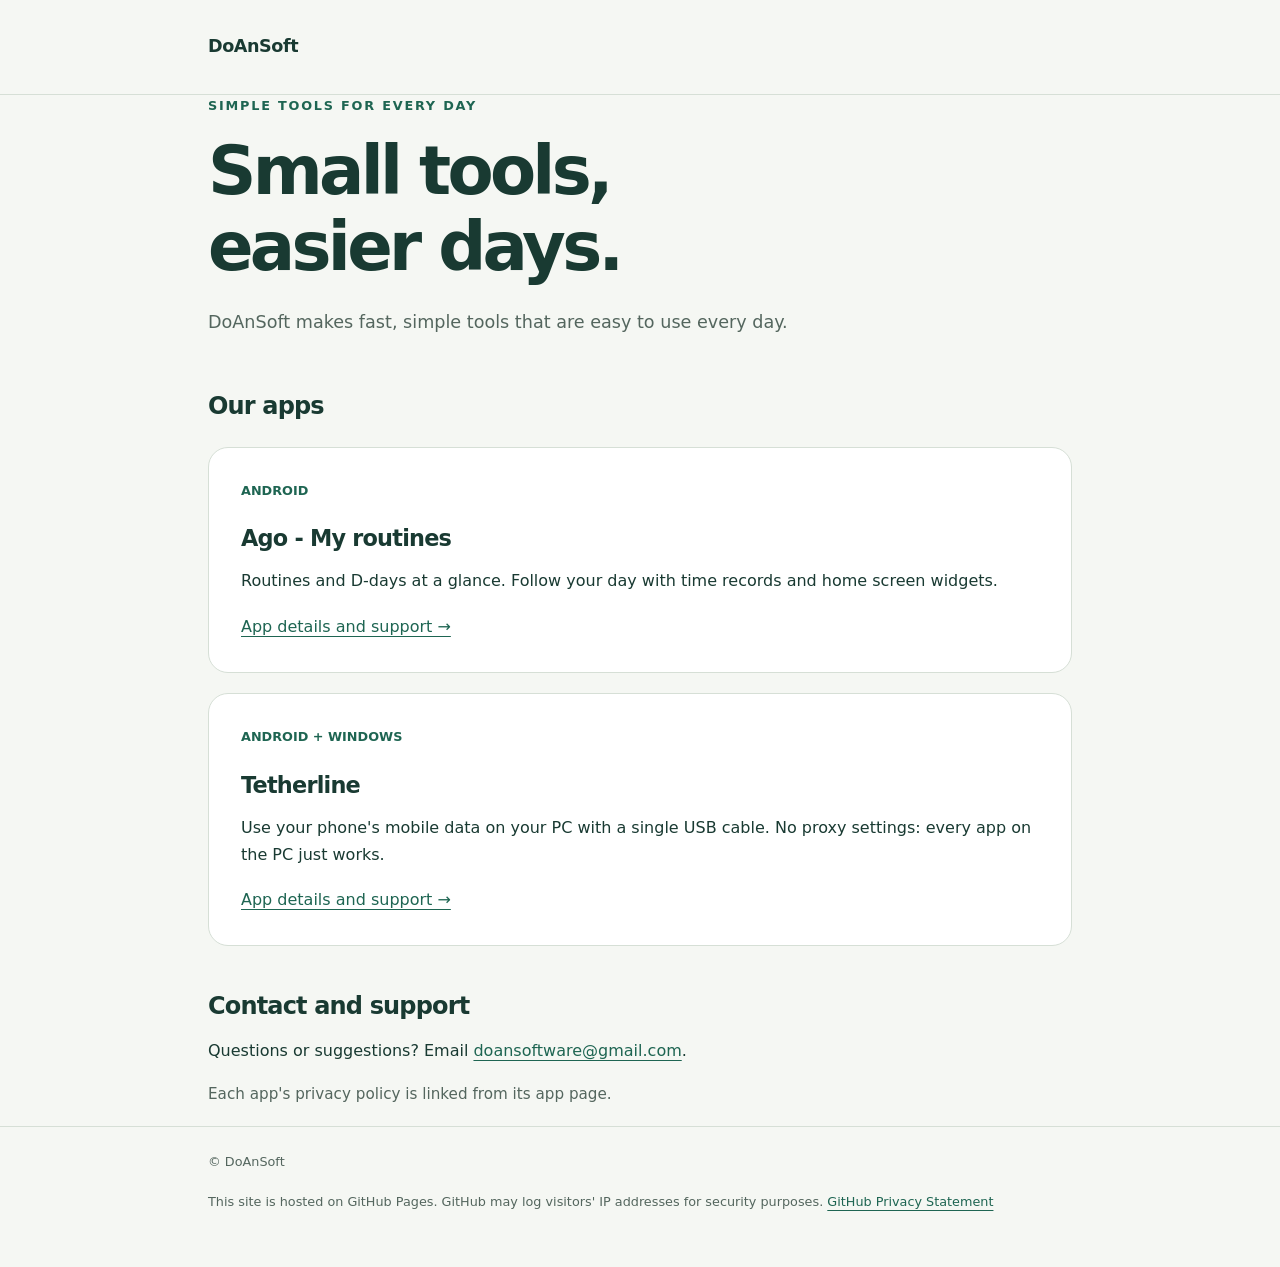
<file: index.html>
<!doctype html>
<html lang="en">
<head>
  <meta charset="utf-8">
  <meta name="viewport" content="width=device-width, initial-scale=1">
  <meta name="description" content="DoAnSoft makes fast, simple tools for everyday life. Find our apps, support and privacy policies.">
  <meta name="theme-color" content="#143e35">
  <title>DoAnSoft · Tools for everyday life</title>
  <link rel="stylesheet" href="/site.css">
  <meta name="google-site-verification" content="xKeM89BIVn7lAPh-907XtjrMkYKokR-3ECrmdo6TlJk" />
</head>
<body>
  <header><div class="wrap"><a class="brand" href="/">DoAnSoft</a></div></header>
  <main class="wrap">
    <p class="eyebrow">SIMPLE TOOLS FOR EVERY DAY</p>
    <h1>Small tools,<br>easier days.</h1>
    <p class="intro">DoAnSoft makes fast, simple tools that are easy to use every day.</p>
    <section class="apps" aria-labelledby="apps-title">
      <h2 id="apps-title">Our apps</h2>
      <article class="app" aria-labelledby="ago-title">
        <p class="app-label">ANDROID</p>
        <h3 id="ago-title">Ago - My routines</h3>
        <p>Routines and D-days at a glance. Follow your day with time records and home screen widgets.</p>
        <a href="/apps/ago/">App details and support →</a>
      </article>
      <article class="app" aria-labelledby="tetherline-title">
        <p class="app-label">ANDROID + WINDOWS</p>
        <h3 id="tetherline-title">Tetherline</h3>
        <p>Use your phone's mobile data on your PC with a single USB cable. No proxy settings: every app on the PC just works.</p>
        <a href="/apps/tetherline/">App details and support →</a>
      </article>
    </section>
    <section class="contact" aria-labelledby="support-title">
      <h2 id="support-title">Contact and support</h2>
      <p>Questions or suggestions? Email <a href="mailto:doansoftware@gmail.com">doansoftware@gmail.com</a>.</p>
      <p class="english">Each app's privacy policy is linked from its app page.</p>
    </section>
  </main>
  <footer><div class="wrap">
    <p>© DoAnSoft</p>
    <p>This site is hosted on GitHub Pages. GitHub may log visitors' IP addresses for security purposes.
      <a href="https://docs.github.com/en/site-policy/privacy-policies/github-general-privacy-statement">GitHub Privacy Statement</a></p>
  </div></footer>
</body>
</html>
</file>
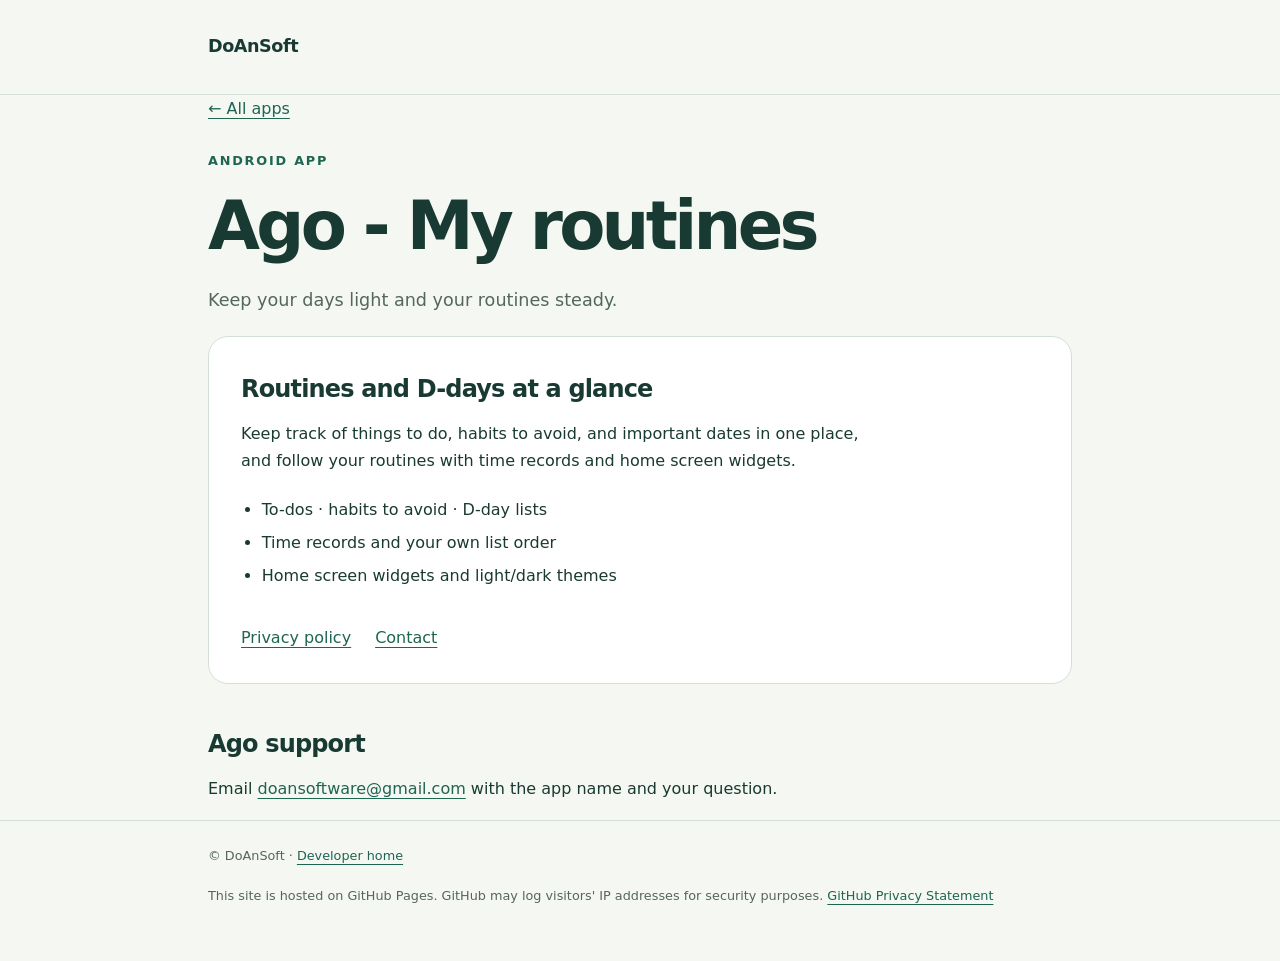
<file: apps/ago/index.html>
<!doctype html>
<html lang="en">
<head>
  <meta charset="utf-8">
  <meta name="viewport" content="width=device-width, initial-scale=1">
  <meta name="description" content="Ago - My routines — an Android app by DoAnSoft for managing routines and D-days in one place. App details, support and privacy policy.">
  <meta name="theme-color" content="#143e35">
  <title>Ago - My routines · DoAnSoft</title>
  <link rel="stylesheet" href="/site.css">
</head>
<body>
  <header><div class="wrap"><a class="brand" href="/">DoAnSoft</a></div></header>
  <main class="wrap">
    <a class="back" href="/">← All apps</a>
    <p class="eyebrow">ANDROID APP</p>
    <h1>Ago - My routines</h1>
    <p class="intro">Keep your days light and your routines steady.</p>
    <section class="app" aria-labelledby="features-title">
      <h2 id="features-title">Routines and D-days at a glance</h2>
      <p>Keep track of things to do, habits to avoid, and important dates in one place,<br>and follow your routines with time records and home screen widgets.</p>
      <ul>
        <li>To-dos · habits to avoid · D-day lists</li>
        <li>Time records and your own list order</li>
        <li>Home screen widgets and light/dark themes</li>
      </ul>
      <nav class="links" aria-label="Ago support and privacy">
        <a href="/apps/ago/privacy/">Privacy policy</a>
        <a href="mailto:doansoftware@gmail.com">Contact</a>
      </nav>
    </section>
    <section class="contact" aria-labelledby="support-title">
      <h2 id="support-title">Ago support</h2>
      <p>Email <a href="mailto:doansoftware@gmail.com">doansoftware@gmail.com</a> with the app name and your question.</p>
    </section>
  </main>
  <footer><div class="wrap">
    <p>© DoAnSoft · <a href="/">Developer home</a></p>
    <p>This site is hosted on GitHub Pages. GitHub may log visitors' IP addresses for security purposes.
      <a href="https://docs.github.com/en/site-policy/privacy-policies/github-general-privacy-statement">GitHub Privacy Statement</a></p>
  </div></footer>
</body>
</html>
</file>
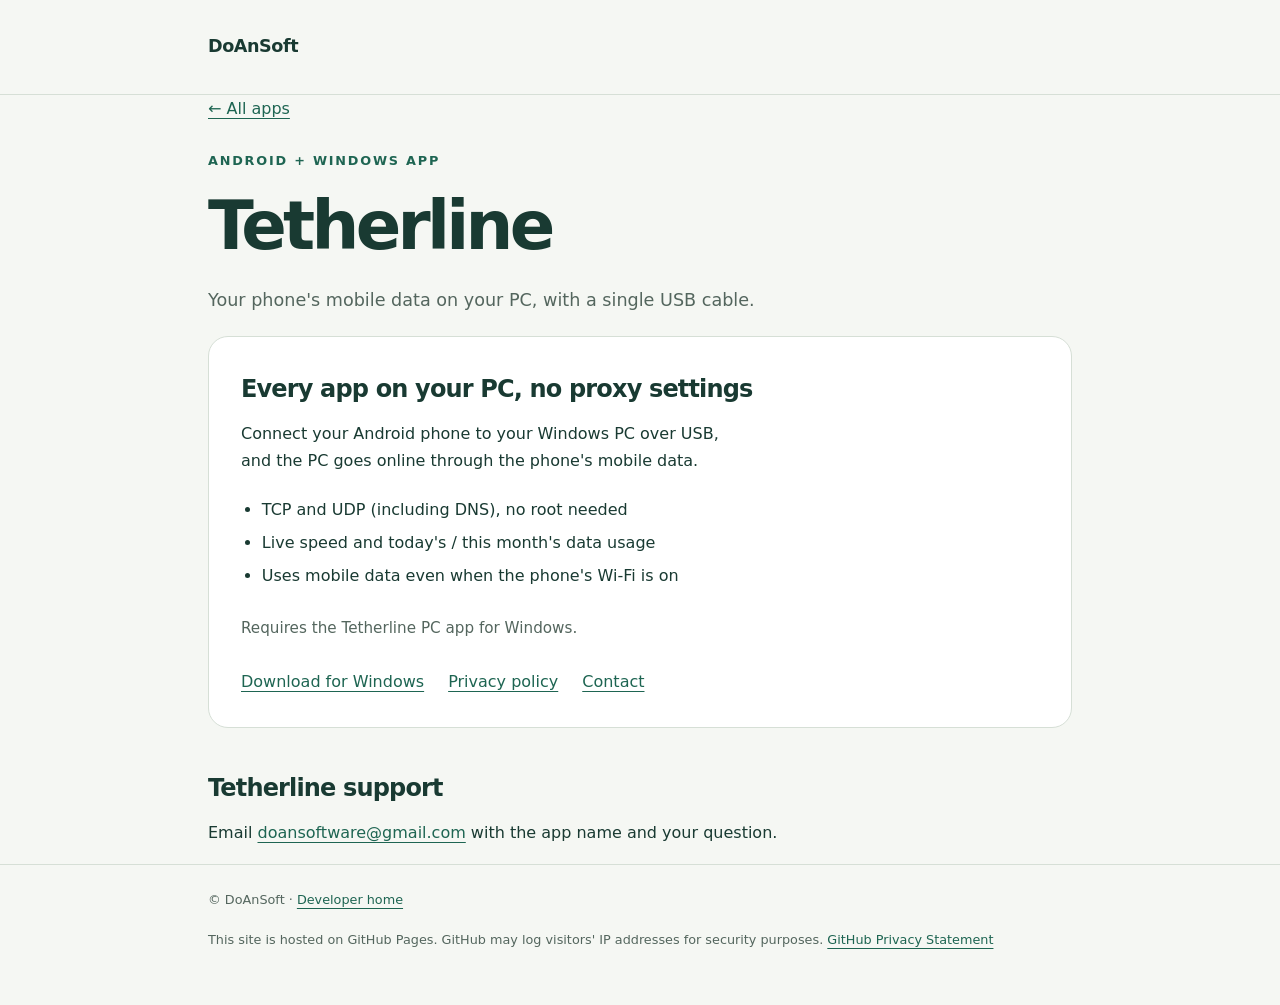
<file: apps/tetherline/index.html>
<!doctype html>
<html lang="en">
<head>
  <meta charset="utf-8">
  <meta name="viewport" content="width=device-width, initial-scale=1">
  <meta name="description" content="Tetherline — use your Android phone's mobile data on your Windows PC over USB. An app by DoAnSoft. App details, PC app download, support and privacy policy.">
  <meta name="theme-color" content="#143e35">
  <title>Tetherline · DoAnSoft</title>
  <link rel="stylesheet" href="/site.css">
</head>
<body>
  <header><div class="wrap"><a class="brand" href="/">DoAnSoft</a></div></header>
  <main class="wrap">
    <a class="back" href="/">← All apps</a>
    <p class="eyebrow">ANDROID + WINDOWS APP</p>
    <h1>Tetherline</h1>
    <p class="intro">Your phone's mobile data on your PC, with a single USB cable.</p>
    <section class="app" aria-labelledby="features-title">
      <h2 id="features-title">Every app on your PC, no proxy settings</h2>
      <p>Connect your Android phone to your Windows PC over USB,<br>and the PC goes online through the phone's mobile data.</p>
      <ul>
        <li>TCP and UDP (including DNS), no root needed</li>
        <li>Live speed and today's / this month's data usage</li>
        <li>Uses mobile data even when the phone's Wi-Fi is on</li>
      </ul>
      <p class="english">Requires the Tetherline PC app for Windows.</p>
      <nav class="links" aria-label="Tetherline download, support and privacy">
        <a href="https://github.com/theTann/tetherline-releases/releases/latest">Download for Windows</a>
        <a href="/apps/tetherline/privacy/">Privacy policy</a>
        <a href="mailto:doansoftware@gmail.com">Contact</a>
      </nav>
    </section>
    <section class="contact" aria-labelledby="support-title">
      <h2 id="support-title">Tetherline support</h2>
      <p>Email <a href="mailto:doansoftware@gmail.com">doansoftware@gmail.com</a> with the app name and your question.</p>
    </section>
  </main>
  <footer><div class="wrap">
    <p>© DoAnSoft · <a href="/">Developer home</a></p>
    <p>This site is hosted on GitHub Pages. GitHub may log visitors' IP addresses for security purposes.
      <a href="https://docs.github.com/en/site-policy/privacy-policies/github-general-privacy-statement">GitHub Privacy Statement</a></p>
  </div></footer>
</body>
</html>
</file>
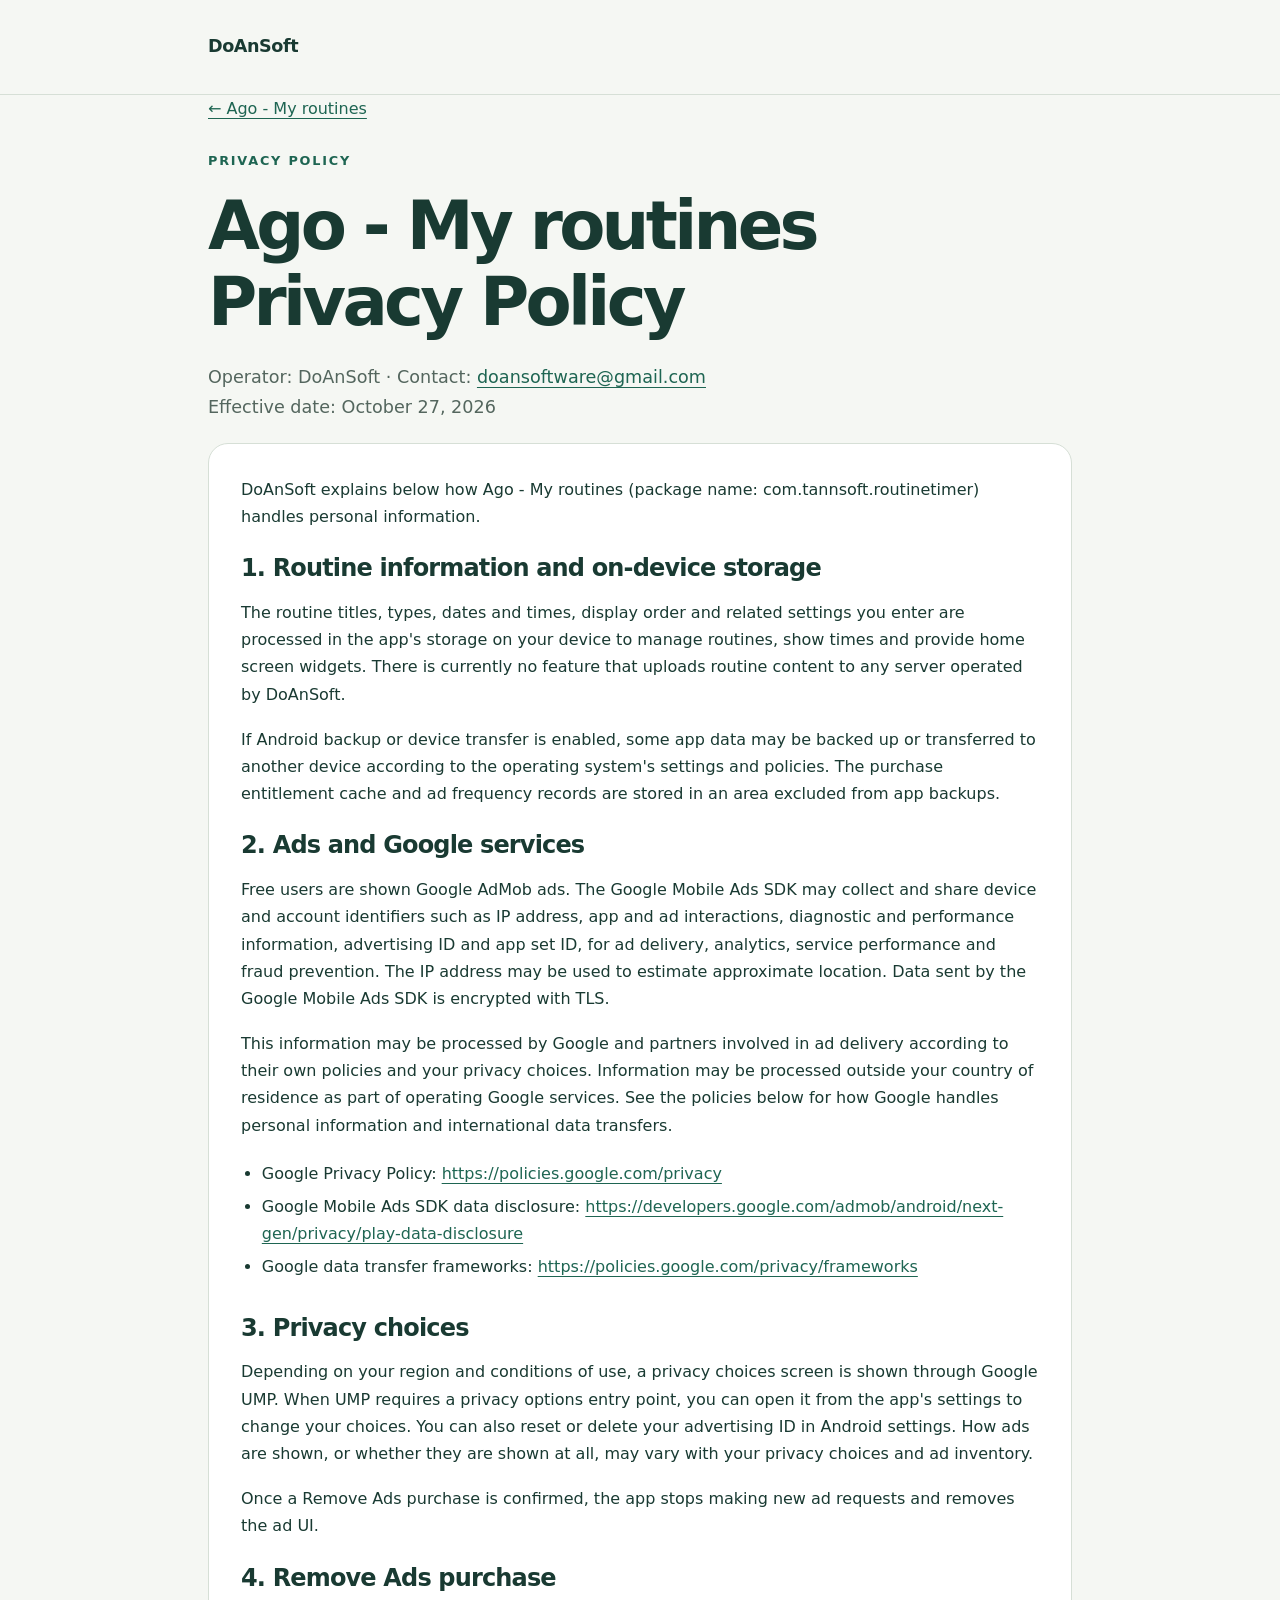
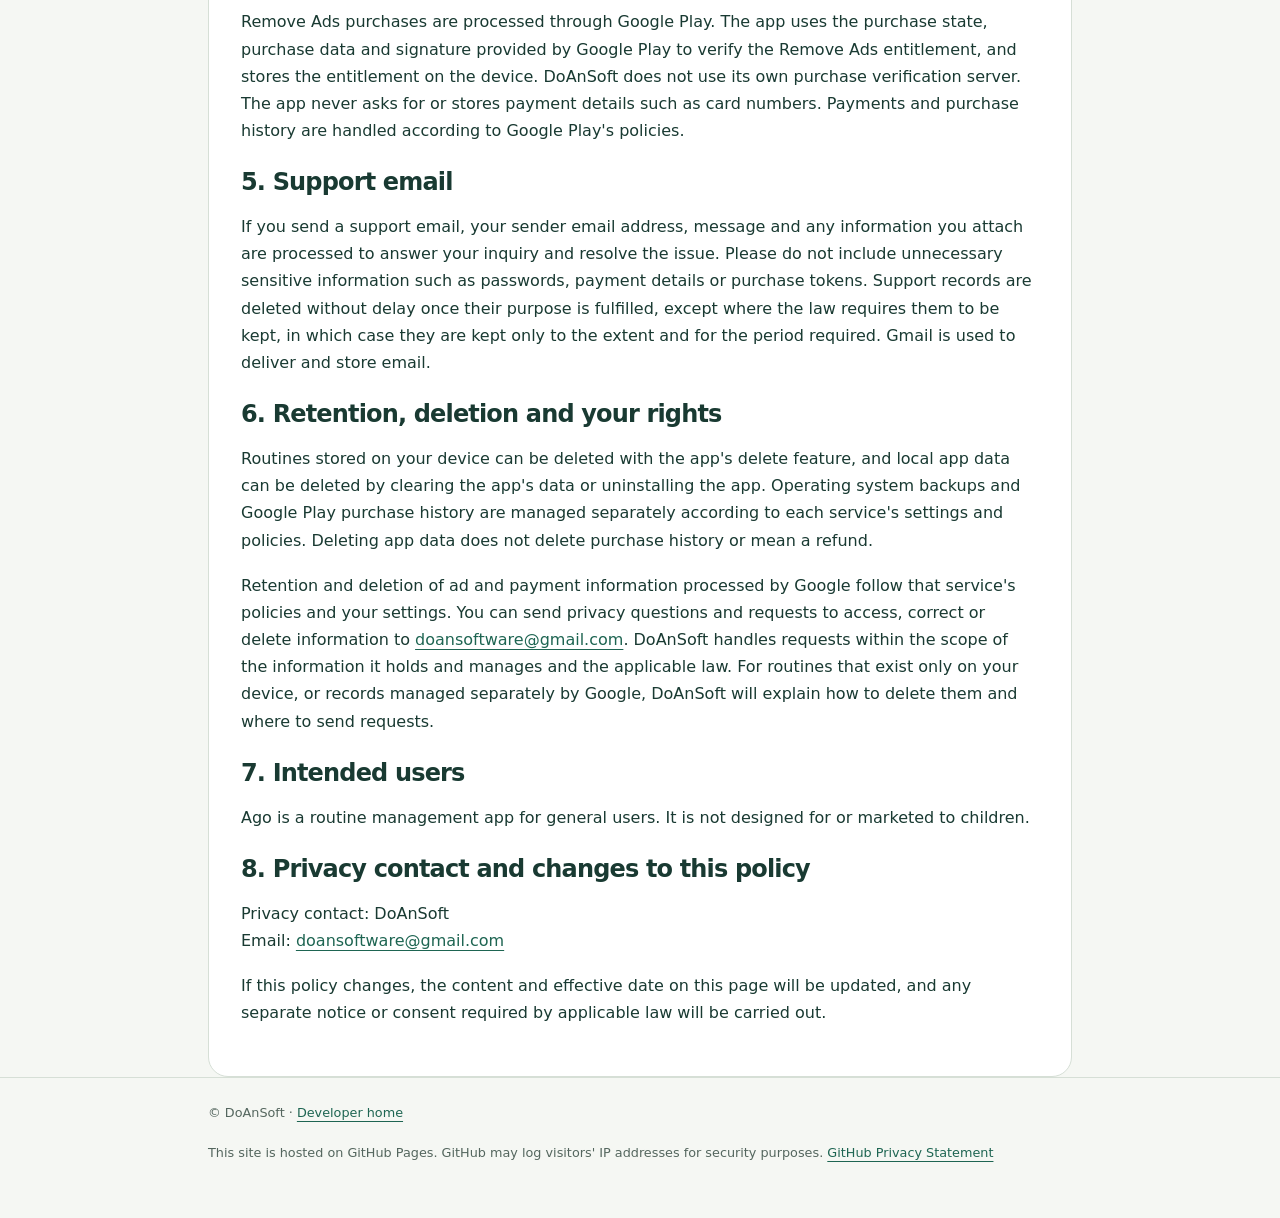
<file: apps/ago/privacy/index.html>
<!doctype html>
<html lang="en">
<head>
  <meta charset="utf-8">
  <meta name="viewport" content="width=device-width, initial-scale=1">
  <meta name="description" content="Ago - My routines privacy policy">
  <meta name="theme-color" content="#143e35">
  <title>Ago - My routines Privacy Policy · DoAnSoft</title>
  <link rel="stylesheet" href="/site.css">
</head>
<body>
  <header><div class="wrap"><a class="brand" href="/">DoAnSoft</a></div></header>
  <main class="wrap">
    <a class="back" href="/apps/ago/">← Ago - My routines</a>
    <p class="eyebrow">PRIVACY POLICY</p>
    <h1>Ago - My routines Privacy Policy</h1>
    <p class="intro">Operator: DoAnSoft · Contact: <a href="mailto:doansoftware@gmail.com">doansoftware@gmail.com</a><br>Effective date: October 27, 2026</p>
    <section class="app">
      <p>DoAnSoft explains below how Ago - My routines (package name: com.tannsoft.routinetimer) handles personal information.</p>

      <h2>1. Routine information and on-device storage</h2>
      <p>The routine titles, types, dates and times, display order and related settings you enter are processed in the app's storage on your device to manage routines, show times and provide home screen widgets. There is currently no feature that uploads routine content to any server operated by DoAnSoft.</p>
      <p>If Android backup or device transfer is enabled, some app data may be backed up or transferred to another device according to the operating system's settings and policies. The purchase entitlement cache and ad frequency records are stored in an area excluded from app backups.</p>

      <h2>2. Ads and Google services</h2>
      <p>Free users are shown Google AdMob ads. The Google Mobile Ads SDK may collect and share device and account identifiers such as IP address, app and ad interactions, diagnostic and performance information, advertising ID and app set ID, for ad delivery, analytics, service performance and fraud prevention. The IP address may be used to estimate approximate location. Data sent by the Google Mobile Ads SDK is encrypted with TLS.</p>
      <p>This information may be processed by Google and partners involved in ad delivery according to their own policies and your privacy choices. Information may be processed outside your country of residence as part of operating Google services. See the policies below for how Google handles personal information and international data transfers.</p>
      <ul>
        <li>Google Privacy Policy: <a href="https://policies.google.com/privacy">https://policies.google.com/privacy</a></li>
        <li>Google Mobile Ads SDK data disclosure: <a href="https://developers.google.com/admob/android/next-gen/privacy/play-data-disclosure">https://developers.google.com/admob/android/next-gen/privacy/play-data-disclosure</a></li>
        <li>Google data transfer frameworks: <a href="https://policies.google.com/privacy/frameworks">https://policies.google.com/privacy/frameworks</a></li>
      </ul>

      <h2>3. Privacy choices</h2>
      <p>Depending on your region and conditions of use, a privacy choices screen is shown through Google UMP. When UMP requires a privacy options entry point, you can open it from the app's settings to change your choices. You can also reset or delete your advertising ID in Android settings. How ads are shown, or whether they are shown at all, may vary with your privacy choices and ad inventory.</p>
      <p>Once a Remove Ads purchase is confirmed, the app stops making new ad requests and removes the ad UI.</p>

      <h2>4. Remove Ads purchase</h2>
      <p>Remove Ads purchases are processed through Google Play. The app uses the purchase state, purchase data and signature provided by Google Play to verify the Remove Ads entitlement, and stores the entitlement on the device. DoAnSoft does not use its own purchase verification server. The app never asks for or stores payment details such as card numbers. Payments and purchase history are handled according to Google Play's policies.</p>

      <h2>5. Support email</h2>
      <p>If you send a support email, your sender email address, message and any information you attach are processed to answer your inquiry and resolve the issue. Please do not include unnecessary sensitive information such as passwords, payment details or purchase tokens. Support records are deleted without delay once their purpose is fulfilled, except where the law requires them to be kept, in which case they are kept only to the extent and for the period required. Gmail is used to deliver and store email.</p>

      <h2>6. Retention, deletion and your rights</h2>
      <p>Routines stored on your device can be deleted with the app's delete feature, and local app data can be deleted by clearing the app's data or uninstalling the app. Operating system backups and Google Play purchase history are managed separately according to each service's settings and policies. Deleting app data does not delete purchase history or mean a refund.</p>
      <p>Retention and deletion of ad and payment information processed by Google follow that service's policies and your settings. You can send privacy questions and requests to access, correct or delete information to <a href="mailto:doansoftware@gmail.com">doansoftware@gmail.com</a>. DoAnSoft handles requests within the scope of the information it holds and manages and the applicable law. For routines that exist only on your device, or records managed separately by Google, DoAnSoft will explain how to delete them and where to send requests.</p>

      <h2>7. Intended users</h2>
      <p>Ago is a routine management app for general users. It is not designed for or marketed to children.</p>

      <h2>8. Privacy contact and changes to this policy</h2>
      <p>Privacy contact: DoAnSoft<br>Email: <a href="mailto:doansoftware@gmail.com">doansoftware@gmail.com</a></p>
      <p>If this policy changes, the content and effective date on this page will be updated, and any separate notice or consent required by applicable law will be carried out.</p>
    </section>
  </main>
  <footer><div class="wrap">
    <p>© DoAnSoft · <a href="/">Developer home</a></p>
    <p>This site is hosted on GitHub Pages. GitHub may log visitors' IP addresses for security purposes.
      <a href="https://docs.github.com/en/site-policy/privacy-policies/github-general-privacy-statement">GitHub Privacy Statement</a></p>
  </div></footer>
</body>
</html>
</file>
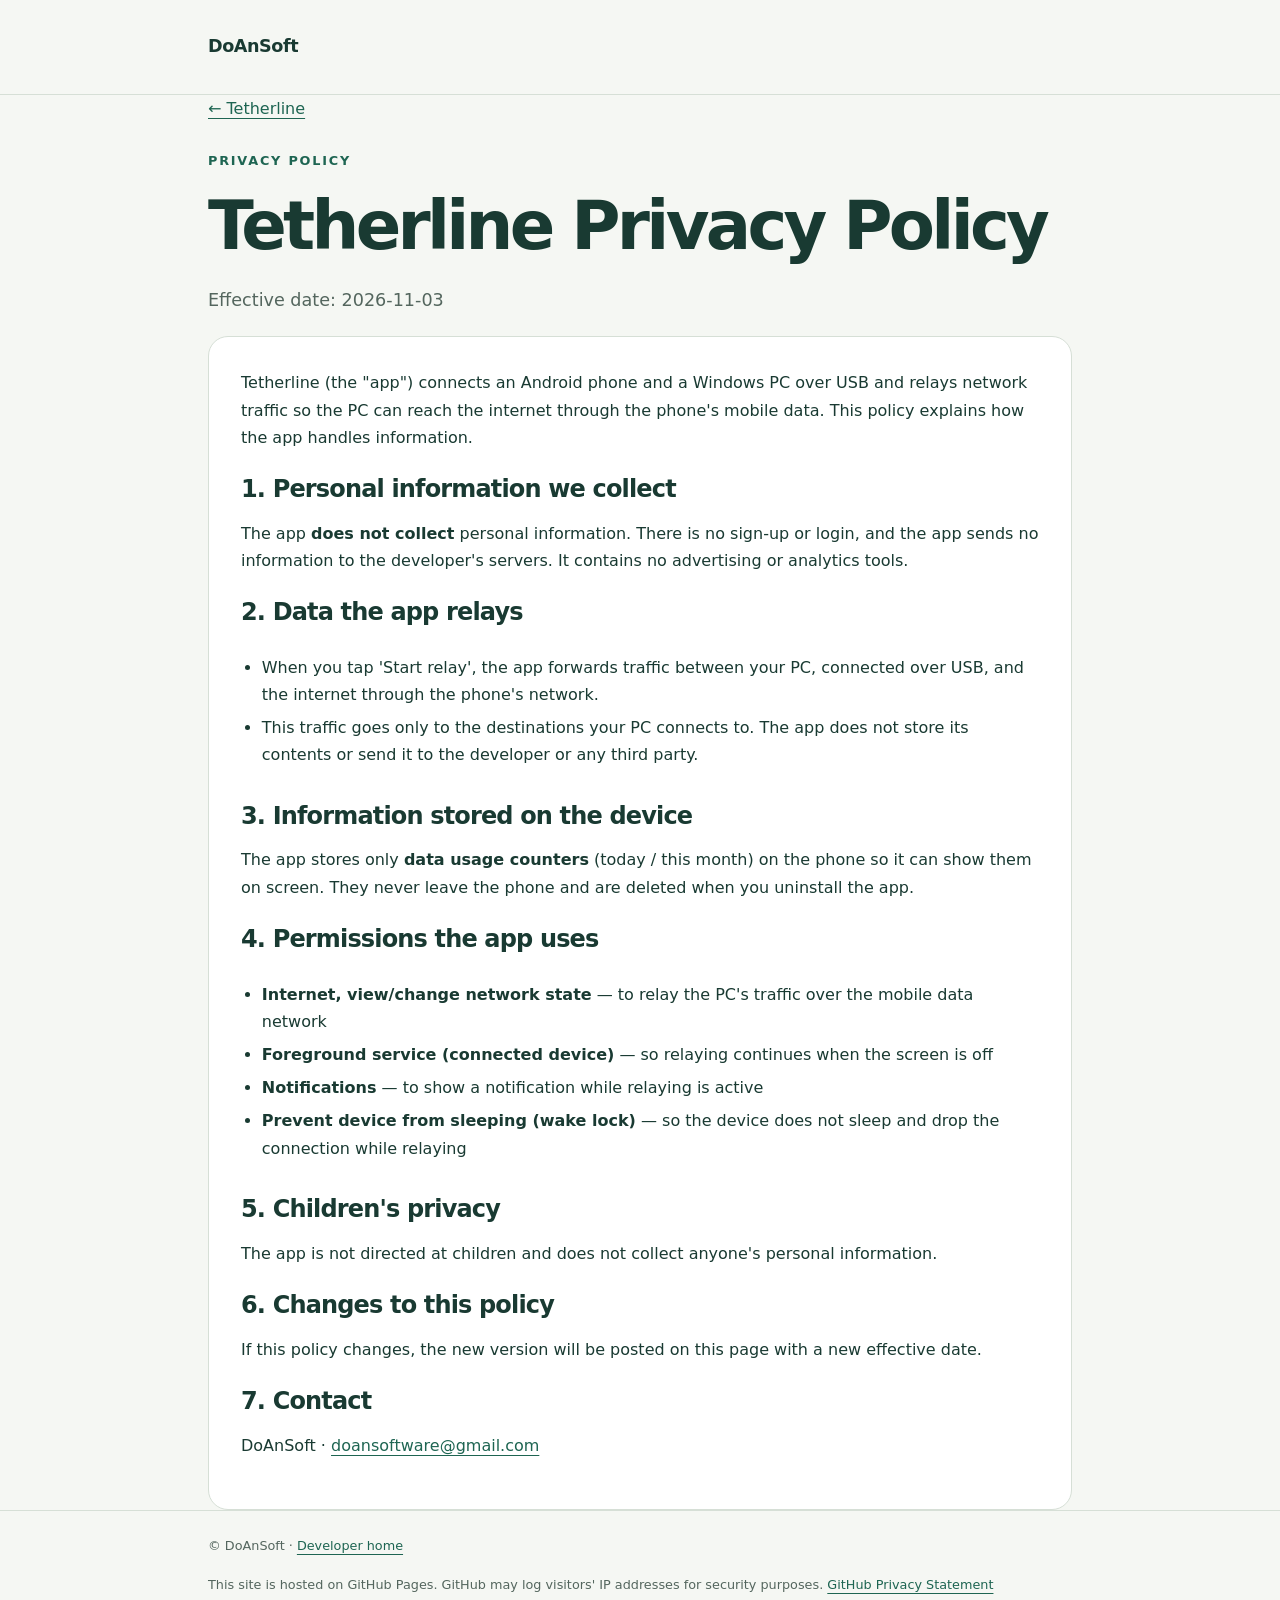
<file: apps/tetherline/privacy/index.html>
<!doctype html>
<html lang="en">
<head>
  <meta charset="utf-8">
  <meta name="viewport" content="width=device-width, initial-scale=1">
  <meta name="description" content="Tetherline privacy policy">
  <meta name="theme-color" content="#143e35">
  <title>Tetherline Privacy Policy · DoAnSoft</title>
  <link rel="stylesheet" href="/site.css">
</head>
<body>
  <header><div class="wrap"><a class="brand" href="/">DoAnSoft</a></div></header>
  <main class="wrap">
    <a class="back" href="/apps/tetherline/">← Tetherline</a>
    <p class="eyebrow">PRIVACY POLICY</p>
    <h1>Tetherline Privacy Policy</h1>
    <p class="intro">Effective date: 2026-11-03</p>
    <section class="app">
      <p>Tetherline (the "app") connects an Android phone and a Windows PC over USB and relays network traffic so the PC can reach the internet through the phone's mobile data. This policy explains how the app handles information.</p>

      <h2>1. Personal information we collect</h2>
      <p>The app <strong>does not collect</strong> personal information. There is no sign-up or login, and the app sends no information to the developer's servers. It contains no advertising or analytics tools.</p>

      <h2>2. Data the app relays</h2>
      <ul>
        <li>When you tap 'Start relay', the app forwards traffic between your PC, connected over USB, and the internet through the phone's network.</li>
        <li>This traffic goes only to the destinations your PC connects to. The app does not store its contents or send it to the developer or any third party.</li>
      </ul>

      <h2>3. Information stored on the device</h2>
      <p>The app stores only <strong>data usage counters</strong> (today / this month) on the phone so it can show them on screen. They never leave the phone and are deleted when you uninstall the app.</p>

      <h2>4. Permissions the app uses</h2>
      <ul>
        <li><strong>Internet, view/change network state</strong> — to relay the PC's traffic over the mobile data network</li>
        <li><strong>Foreground service (connected device)</strong> — so relaying continues when the screen is off</li>
        <li><strong>Notifications</strong> — to show a notification while relaying is active</li>
        <li><strong>Prevent device from sleeping (wake lock)</strong> — so the device does not sleep and drop the connection while relaying</li>
      </ul>

      <h2>5. Children's privacy</h2>
      <p>The app is not directed at children and does not collect anyone's personal information.</p>

      <h2>6. Changes to this policy</h2>
      <p>If this policy changes, the new version will be posted on this page with a new effective date.</p>

      <h2>7. Contact</h2>
      <p>DoAnSoft · <a href="mailto:doansoftware@gmail.com">doansoftware@gmail.com</a></p>
    </section>
  </main>
  <footer><div class="wrap">
    <p>© DoAnSoft · <a href="/">Developer home</a></p>
    <p>This site is hosted on GitHub Pages. GitHub may log visitors' IP addresses for security purposes.
      <a href="https://docs.github.com/en/site-policy/privacy-policies/github-general-privacy-statement">GitHub Privacy Statement</a></p>
  </div></footer>
</body>
</html>
</file>
<file: site.css>
:root { color-scheme: light dark; --bg: #f5f7f3; --paper: #fff; --ink: #193a32; --muted: #54665e; --line: #d6dfd6; --accent: #1e6552; }
* { box-sizing: border-box; }
body { margin: 0; background: var(--bg); color: var(--ink); font-family: system-ui, -apple-system, "Segoe UI", sans-serif; line-height: 1.7; }
.wrap { max-width: 920px; margin: auto; padding: 0 28px; }
header { padding: 32px 0; border-bottom: 1px solid var(--line); }
.brand { color: var(--ink); font-size: 1.1rem; font-weight: 750; letter-spacing: -.025em; text-decoration: none; }
main { padding: 72px 0 56px; }
.eyebrow { margin: 0 0 16px; color: var(--accent); font-size: .8rem; font-weight: 700; letter-spacing: .14em; }
h1 { margin: 0 0 22px; font-size: clamp(2.4rem, 7vw, 4.2rem); line-height: 1.14; letter-spacing: -.055em; overflow-wrap: anywhere; }
h2 { margin: 0 0 10px; font-size: 1.5rem; letter-spacing: -.035em; }
h3 { margin: 0 0 10px; font-size: 1.4rem; letter-spacing: -.035em; }
p { margin: 0 0 18px; }
.intro { max-width: 640px; font-size: 1.1rem; color: var(--muted); }
.apps { margin-top: 48px; }
.app { margin-top: 20px; padding: 32px; border: 1px solid var(--line); border-radius: 20px; background: var(--paper); }
.app-label { color: var(--accent); font-size: .8rem; font-weight: 650; }
.english { max-width: 690px; color: var(--muted); font-size: .95rem; }
ul { padding-left: 1.3em; margin: 18px 0 24px; }
li { padding: 3px 0; }
.links { display: flex; flex-wrap: wrap; gap: 12px 24px; padding-top: 8px; }
a { color: var(--accent); text-underline-offset: 4px; overflow-wrap: anywhere; }
a:hover { text-decoration-thickness: 2px; }
a:focus-visible { outline: 3px solid var(--accent); outline-offset: 5px; border-radius: 2px; }
.contact { margin-top: 40px; }
.back { display: inline-block; margin-bottom: 28px; }
footer { padding: 24px 0 36px; border-top: 1px solid var(--line); font-size: .8rem; color: var(--muted); }
@media (max-width: 480px) { .wrap { padding: 0 20px; } main { padding-top: 44px; } .app { padding: 24px; } }
@media (prefers-color-scheme: dark) { :root { --bg: #111c18; --paper: #192921; --ink: #edf4ec; --muted: #b6c5b9; --line: #35473b; --accent: #98d7b9; } }
</file>
